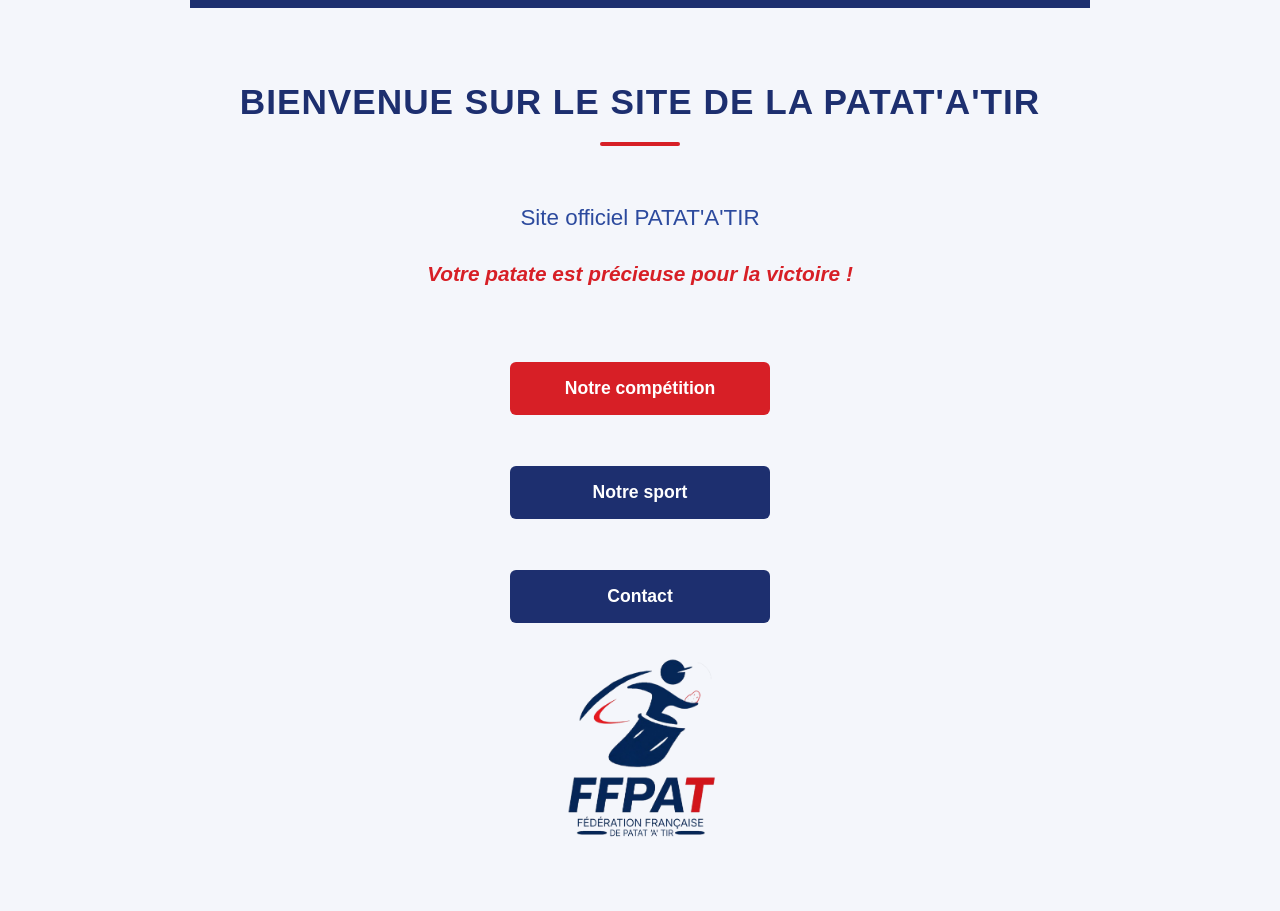
<file: index.html>
<!DOCTYPE html>
<html lang="fr">
<head>
    <meta charset="UTF-8">
    <meta name="viewport" content="width=device-width, initial-scale=1.0">
    <title>PATAT'A'TIR</title>
    <link rel="stylesheet" href="style.css">
</head>

<body>

    <br>
    <h1 style="text-align: center;">Bienvenue sur le site de la PATAT'A'TIR</h1><br>

    <h2 style="text-align: center;">Site officiel PATAT'A'TIR</h2>

    <p class="slogan">Votre patate est précieuse pour la victoire !</p>
    <br><br>

    <a href="COMPETITION.html">
    <button type="button" id="b1">Notre compétition</button></a>
    <br><br>

    <a href="NOTRE_SPORT.html">
        <button type="button" id="b2">Notre sport</button></a>
    <br><br>

    <a href="CONTACT.html">
        <button type="button" id="b3">Contact</button></a>

    <img src="pat_logo.png" alt="Logo de la PATAT'A'TIR" width="200">

</body>
</html>
</file>
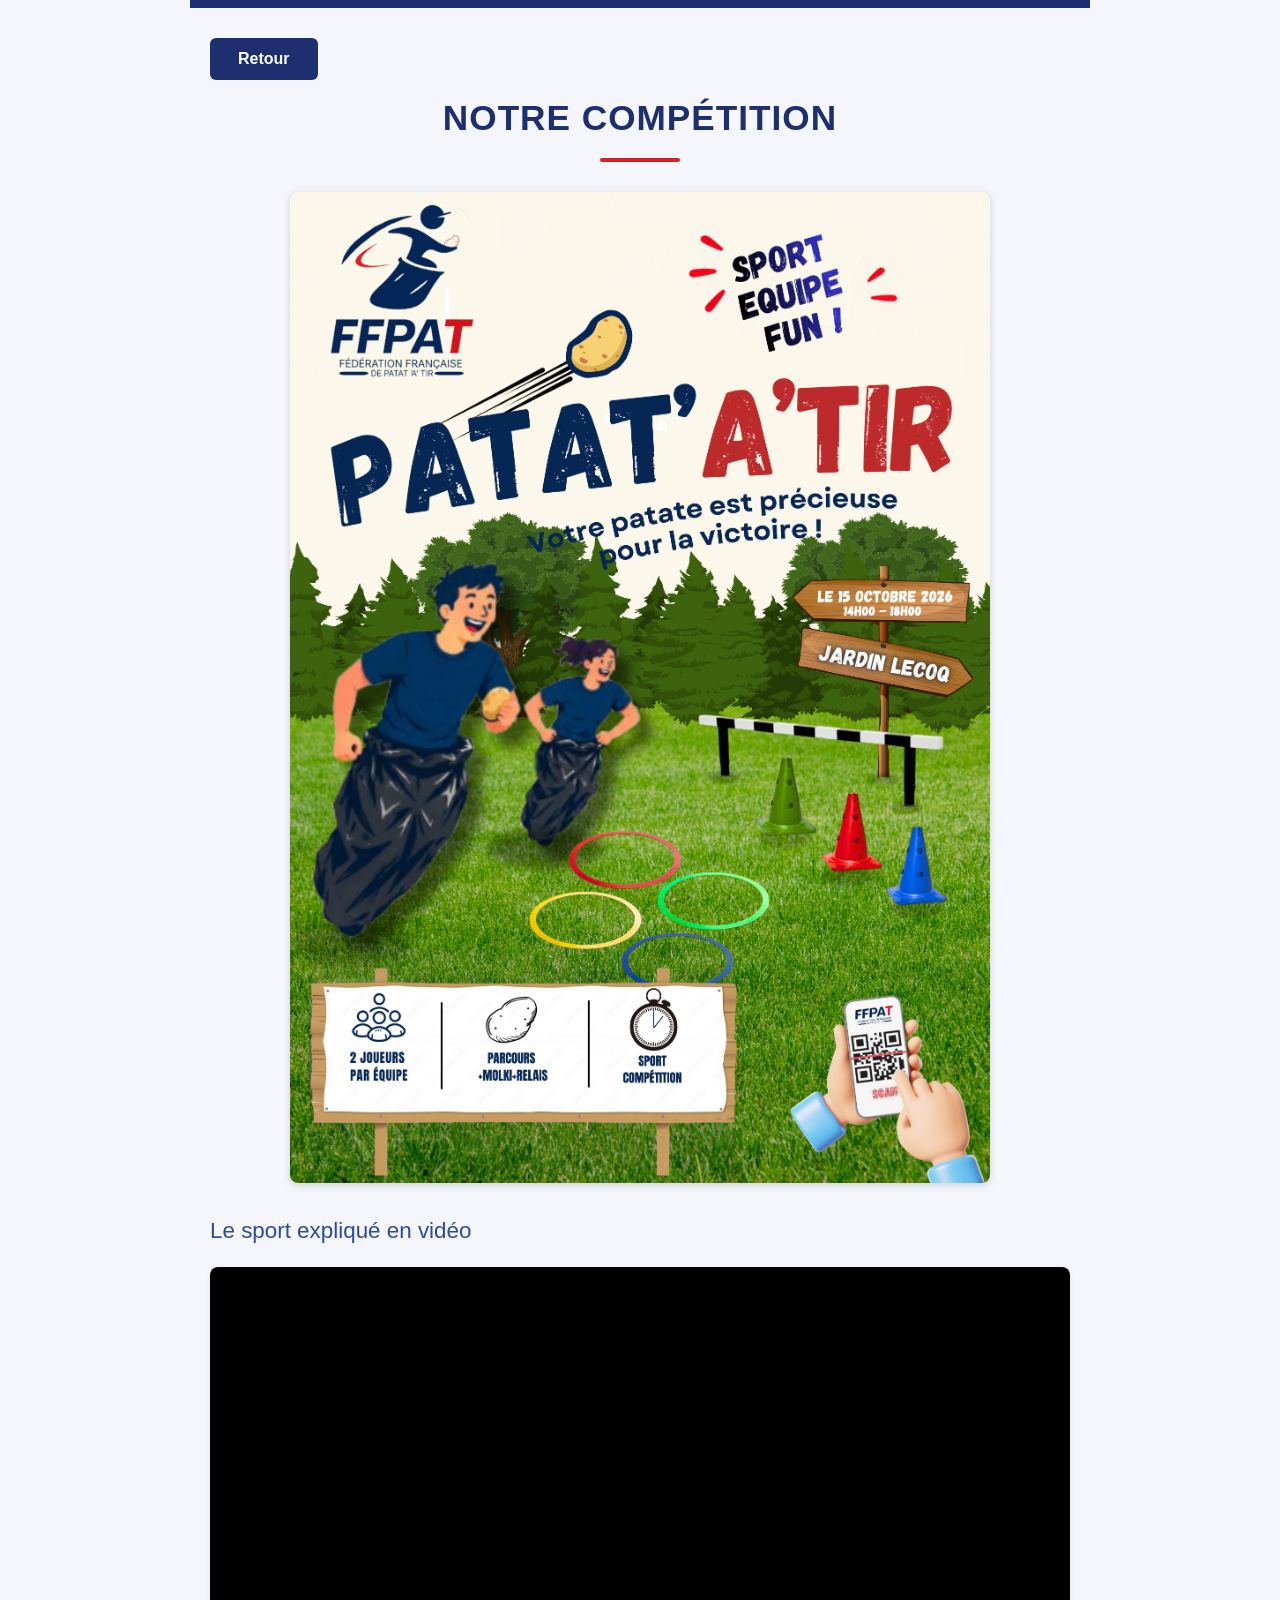
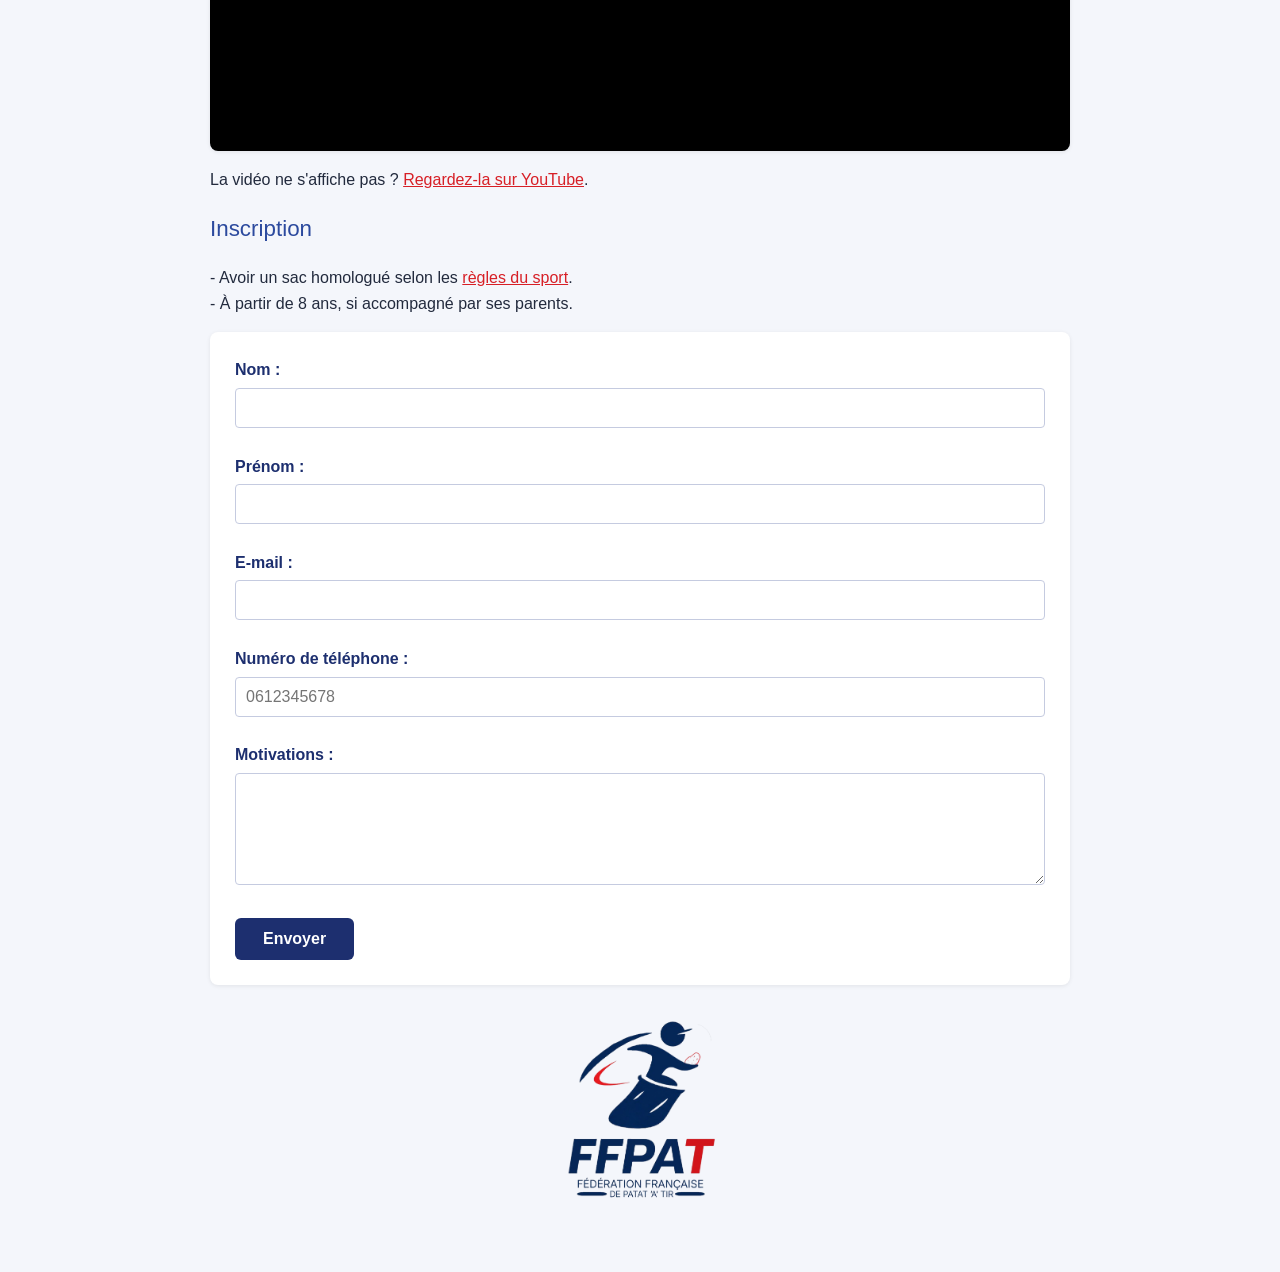
<file: COMPETITION.html>
<!DOCTYPE html>
<html lang="fr">
<head>
    <meta charset="UTF-8">
    <meta name="viewport" content="width=device-width, initial-scale=1.0">
    <title>PATAT'A'TIR/NOTRE COMPÉTITION</title>
    <link rel="stylesheet" href="style.css">
</head>

<body>
    <a href="site.html"><button type="button">Retour</button></a>

    <h1 style="text-align: center;">Notre compétition</h1>

    <img src="comp_aff.png" alt="Affiche de la compétition de PATAT'A'TIR" class="photo">

    <h2>Le sport expliqué en vidéo</h2>
    <div class="video">
        <!-- <iframe> = Lecteur YouTube -->
        <iframe src="https://www.youtube.com/embed/Aq5WXmQQooo" title="Explication de la PATAT'A'TIR" allowfullscreen></iframe>
    </div>
    <p>La vidéo ne s'affiche pas ? <a href="https://www.youtube.com/watch?v=Aq5WXmQQooo" target="_blank">Regardez-la sur YouTube</a>.</p>

    <h2>Inscription</h2>
    <p>- Avoir un sac homologué selon les <a href="NOTRE_SPORT.html">règles du sport</a>.<br>
    - À partir de 8 ans, si accompagné par ses parents.</p>

    <form action="/traitement" method="post">
        <label for="nom">Nom :</label>
        <input type="text" id="nom" name="user_nom" required><br><br>

        <label for="prenom">Prénom :</label>
        <input type="text" id="prenom" name="user_prenom" required><br><br>

        <label for="email">E-mail :</label>
        <input type="email" id="email" name="user_email" required><br><br>

        <label for="telephone">Numéro de téléphone :</label>
        <input type="tel" id="telephone" name="user_telephone" pattern="[0-9]{10}" placeholder="0612345678" required><br><br>

        <label for="motivations">Motivations :</label>
        <textarea id="motivations" name="user_motivations" rows="5" required></textarea><br><br>

        <button type="submit">Envoyer</button>
    </form>

    <img src="pat_logo.png" alt="Logo de la PATAT'A'TIR" width="200">
</body>
</html>
</file>
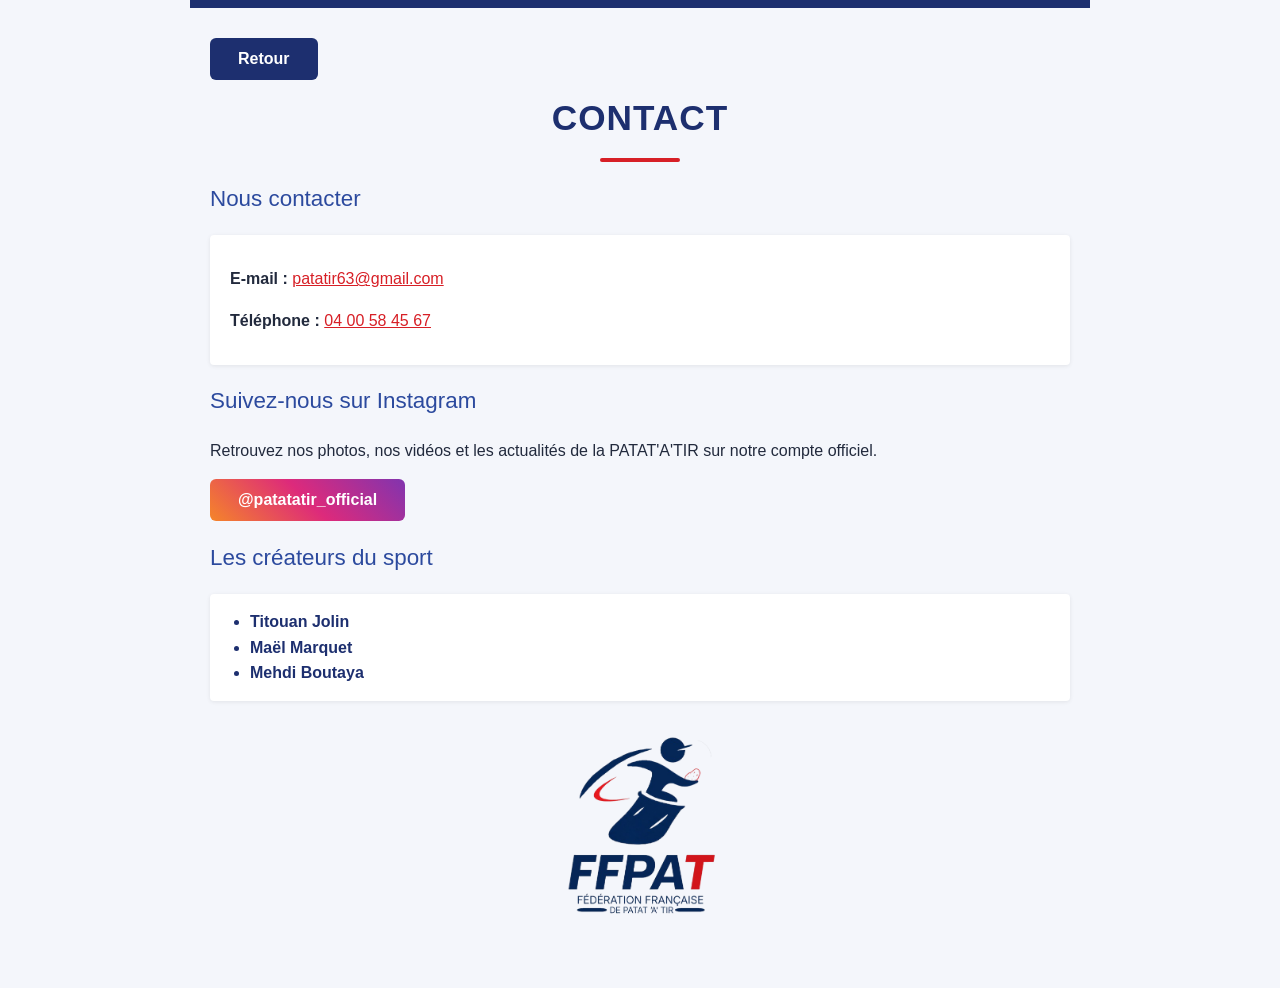
<file: CONTACT.html>
<!DOCTYPE html>
<html lang="fr">
<head>
    <meta charset="UTF-8">
    <meta name="viewport" content="width=device-width, initial-scale=1.0">
    <title>PATAT'A'TIR/CONTACT</title>
    <link rel="stylesheet" href="style.css">
</head>

<body>
    <a href="site.html"><button type="button">Retour</button></a>

    <h1 style="text-align: center;">Contact</h1>

    <h2>Nous contacter</h2>
    <div>
        <p><strong>E-mail :</strong> <a href="mailto:patatir63@gmail.com">patatir63@gmail.com</a></p>
        <p><strong>Téléphone :</strong> <a href="tel:0400584567">04 00 58 45 67</a></p>
    </div>

    <h2>Suivez-nous sur Instagram</h2>
    <p>Retrouvez nos photos, nos vidéos et les actualités de la PATAT'A'TIR sur notre compte officiel.</p>
    <a href="https://www.instagram.com/patatatir_official/" target="_blank">
        <button type="button" id="b-insta">@patatatir_official</button></a>

    <h2>Les créateurs du sport</h2>
    <ul>
        <li>Titouan Jolin</li>
        <li>Maël Marquet</li>
        <li>Mehdi Boutaya</li>
    </ul>

    <img src="pat_logo.png" alt="Logo de la PATAT'A'TIR" width="200">
</body>
</html>
</file>
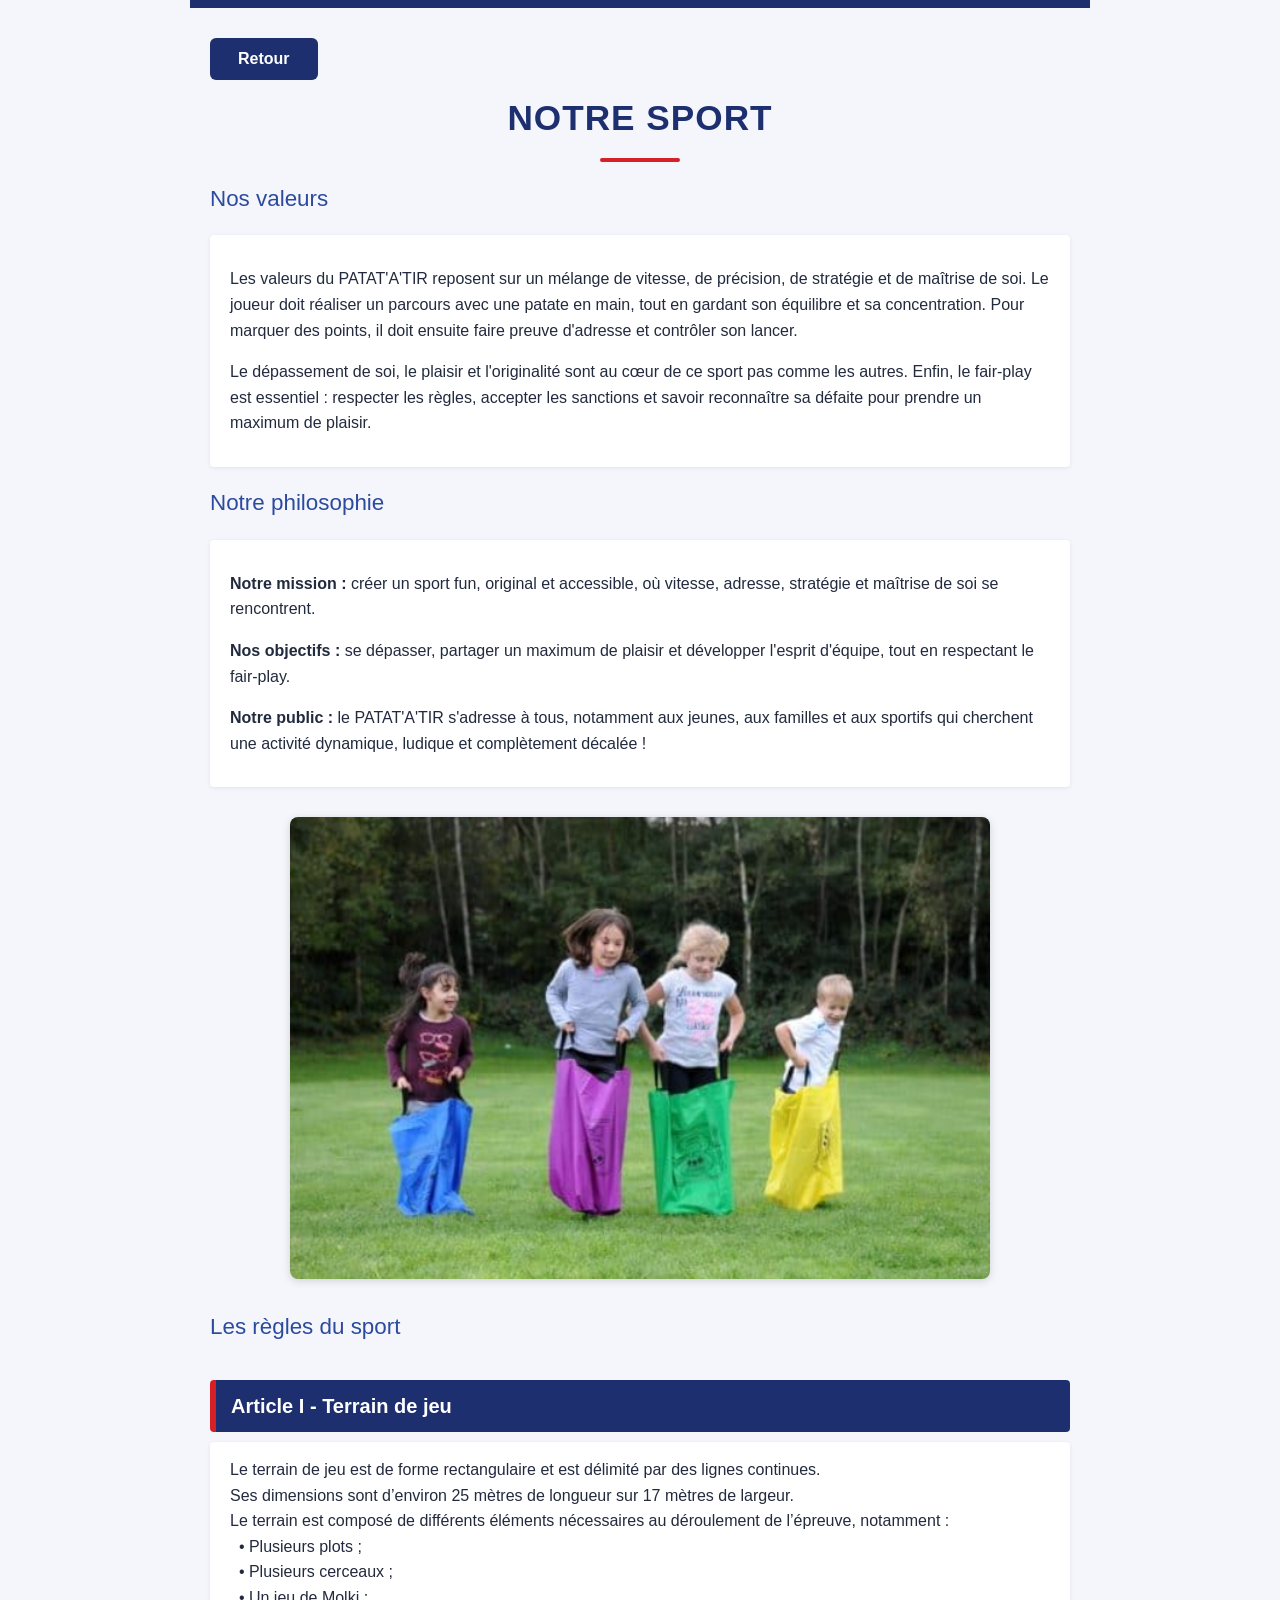
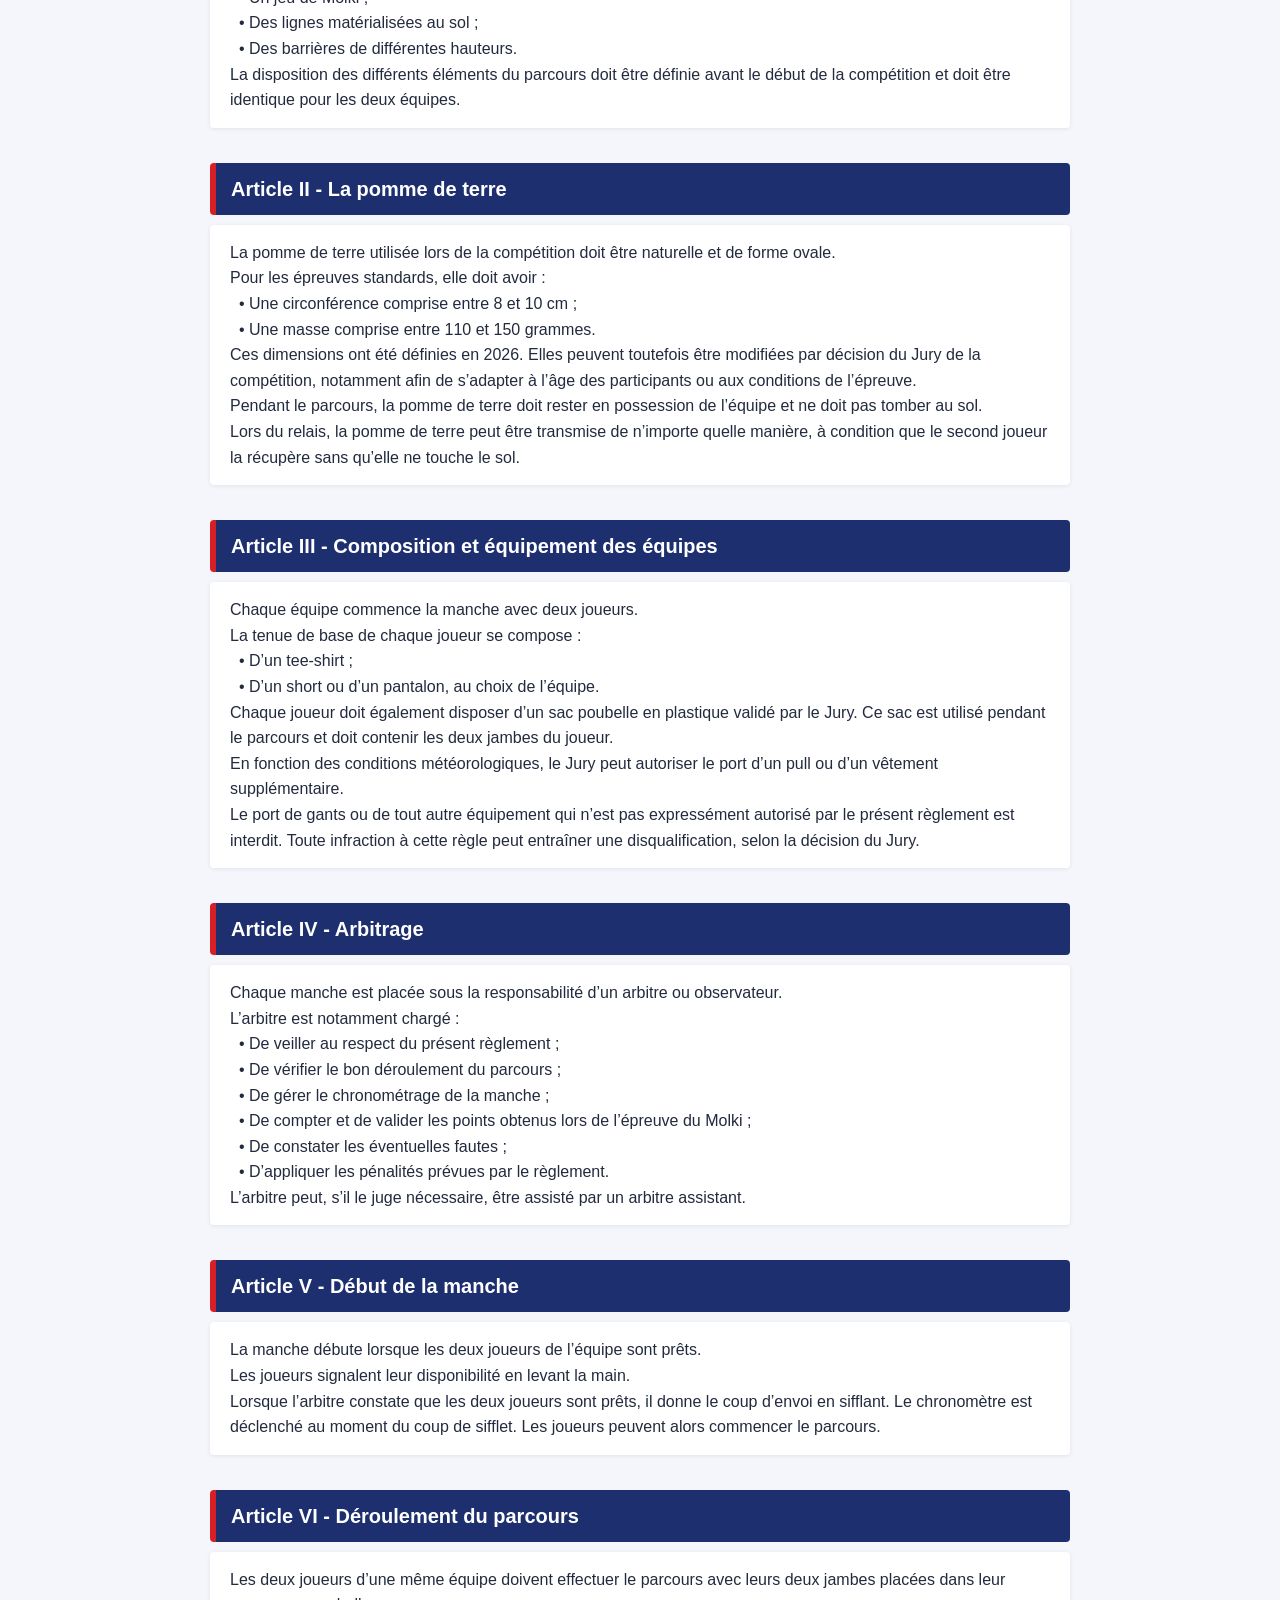
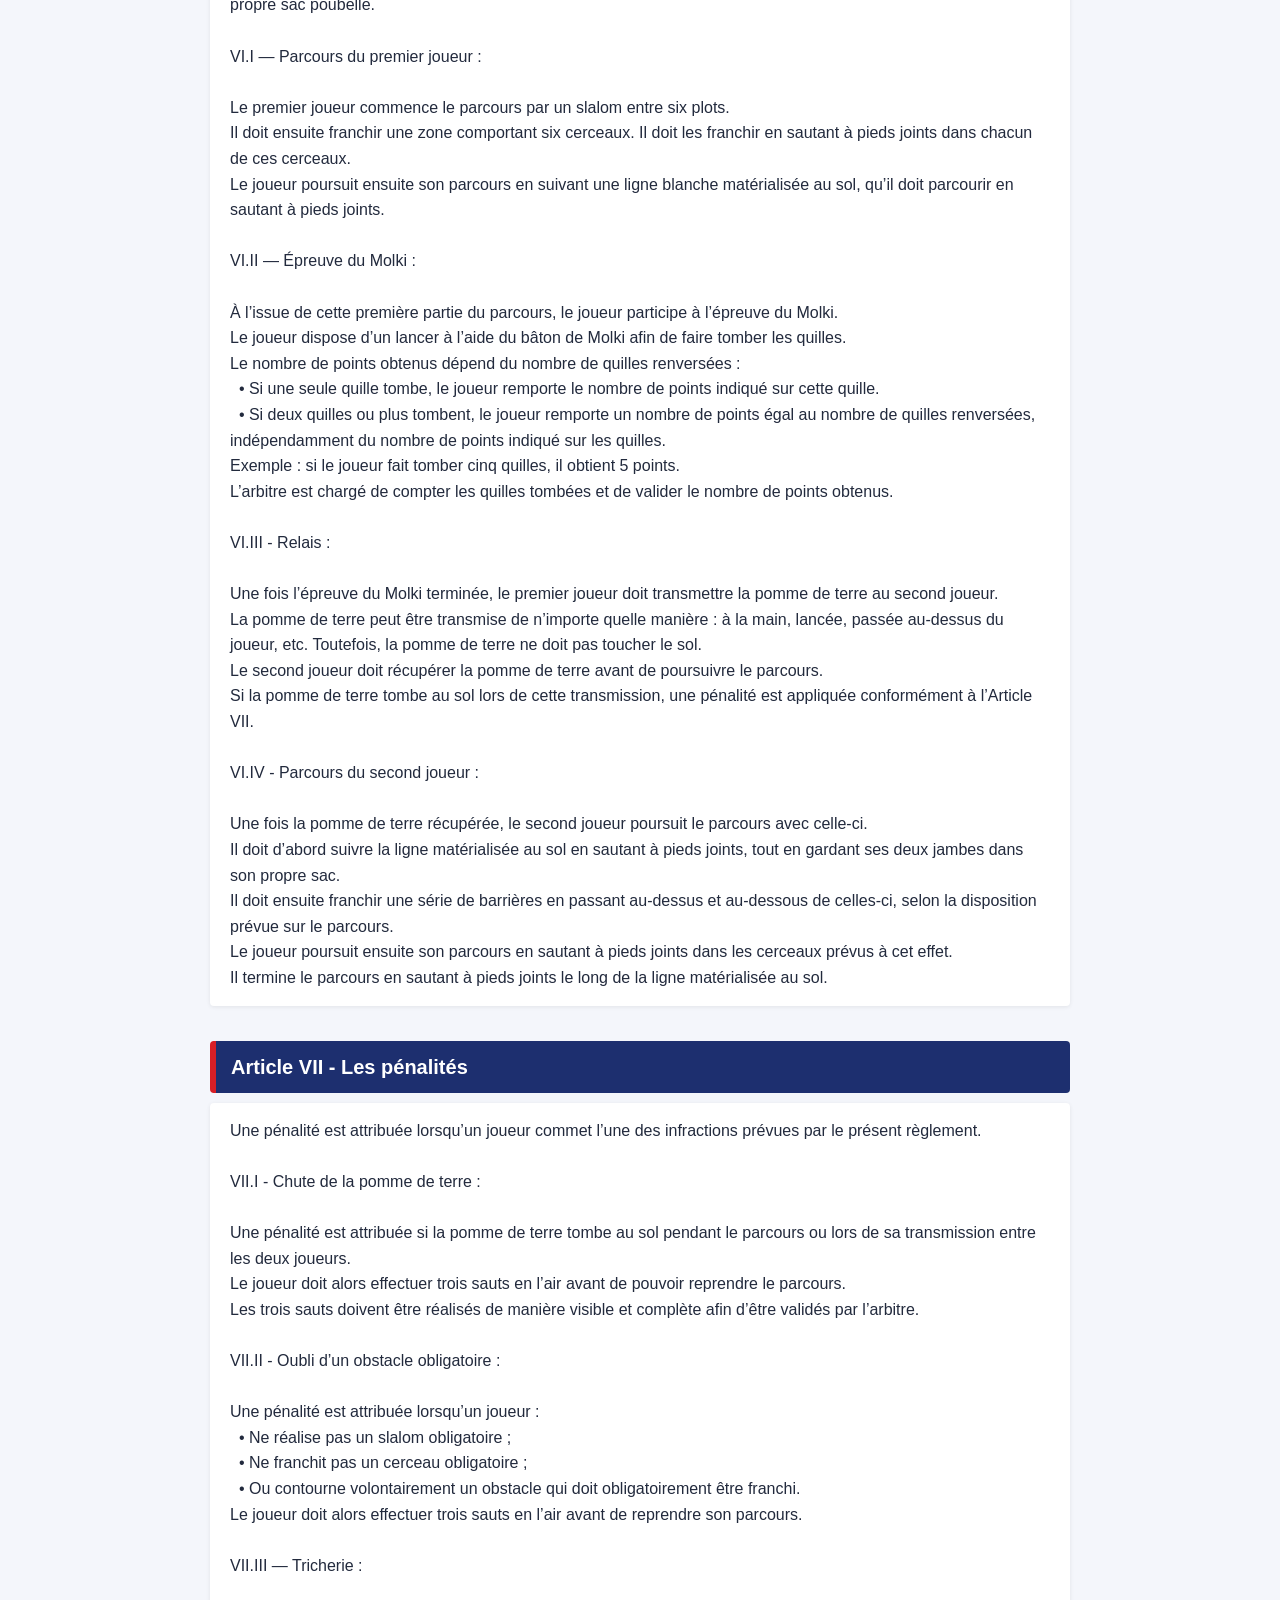
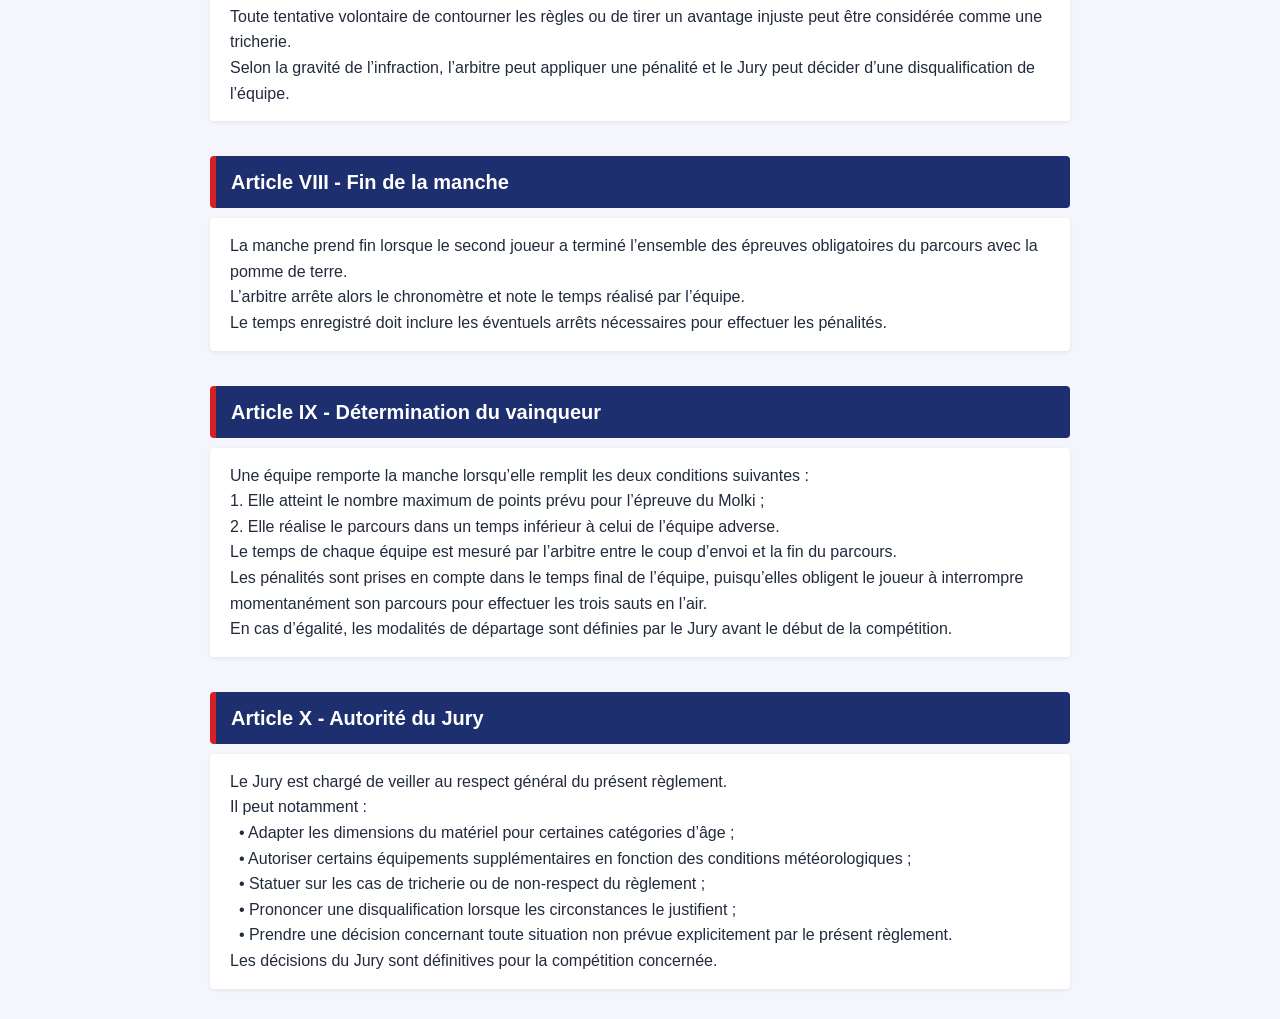
<file: NOTRE_SPORT.html>
<!DOCTYPE html>
<html lang="fr">
<head>
    <meta charset="UTF-8">
    <meta name="viewport" content="width=device-width, initial-scale=1.0">
    <title>PATAT'A'TIR/NOTRE SPORT</title>
    <link rel="stylesheet" href="style.css">
</head>

<body>
    <a href="site.html"><button type="button">Retour</button></a>

    <h1 style="text-align: center;">Notre sport</h1>

    <h2>Nos valeurs</h2>
    <div>
        <p>Les valeurs du PATAT'A'TIR reposent sur un mélange de vitesse, de précision, de stratégie et de maîtrise de soi. Le joueur doit réaliser un parcours avec une patate en main, tout en gardant son équilibre et sa concentration. Pour marquer des points, il doit ensuite faire preuve d'adresse et contrôler son lancer.</p>
        <p>Le dépassement de soi, le plaisir et l'originalité sont au cœur de ce sport pas comme les autres. Enfin, le fair-play est essentiel : respecter les règles, accepter les sanctions et savoir reconnaître sa défaite pour prendre un maximum de plaisir.</p>
    </div>

    <h2>Notre philosophie</h2>
    <div>
        <p><strong>Notre mission :</strong> créer un sport fun, original et accessible, où vitesse, adresse, stratégie et maîtrise de soi se rencontrent.</p>
        <p><strong>Nos objectifs :</strong> se dépasser, partager un maximum de plaisir et développer l'esprit d'équipe, tout en respectant le fair-play.</p>
        <p><strong>Notre public :</strong> le PATAT'A'TIR s'adresse à tous, notamment aux jeunes, aux familles et aux sportifs qui cherchent une activité dynamique, ludique et complètement décalée !</p>
    </div>

    <img src="course.png" alt="Une course de PATAT'A'TIR" class="photo">

    <h2>Les règles du sport</h2>

   <p class="grand-texte"><strong><u>Article I - Terrain de jeu</u></strong></p>
   <div>Le terrain de jeu est de forme rectangulaire et est délimité par des lignes continues.<br>
   Ses dimensions sont d’environ 25 mètres de longueur sur 17 mètres de largeur.<br>
   Le terrain est composé de différents éléments nécessaires au déroulement de l’épreuve, notamment :<br>
   &nbsp;&nbsp;•	Plusieurs plots ;<br>
   &nbsp;&nbsp;•	Plusieurs cerceaux ;<br>
   &nbsp;&nbsp;•	Un jeu de Molki ;<br>
   &nbsp;&nbsp;•	Des lignes matérialisées au sol ;<br>
   &nbsp;&nbsp;•	Des barrières de différentes hauteurs.<br>
   La disposition des différents éléments du parcours doit être définie avant le début de la compétition et doit être identique pour les deux équipes.<br></div>
   <p class="grand-texte"><strong><u>Article II - La pomme de terre</u></strong></p>
   <div>La pomme de terre utilisée lors de la compétition doit être naturelle et de forme ovale.<br>
   Pour les épreuves standards, elle doit avoir :<br>
   &nbsp;&nbsp;•	Une circonférence comprise entre 8 et 10 cm ;<br>
   &nbsp;&nbsp;•	Une masse comprise entre 110 et 150 grammes.<br>
   Ces dimensions ont été définies en 2026. Elles peuvent toutefois être modifiées par décision du Jury de la compétition, notamment afin de s’adapter à l’âge des participants ou aux conditions de l’épreuve.<br>
   Pendant le parcours, la pomme de terre doit rester en possession de l’équipe et ne doit pas tomber au sol.<br>
   Lors du relais, la pomme de terre peut être transmise de n’importe quelle manière, à condition que le second joueur la récupère sans qu’elle ne touche le sol.<br></div>
   <p class="grand-texte"><strong><u>Article III - Composition et équipement des équipes</u></strong></p>
   <div>Chaque équipe commence la manche avec deux joueurs.<br>
   La tenue de base de chaque joueur se compose :<br>
   &nbsp;&nbsp;•	D’un tee-shirt ;<br>
   &nbsp;&nbsp;•	D’un short ou d’un pantalon, au choix de l’équipe.<br>
   Chaque joueur doit également disposer d’un sac poubelle en plastique validé par le Jury. Ce sac est utilisé pendant le parcours et doit contenir les deux jambes du joueur.<br>
   En fonction des conditions météorologiques, le Jury peut autoriser le port d’un pull ou d’un vêtement supplémentaire. <br>
   Le port de gants ou de tout autre équipement qui n’est pas expressément autorisé par le présent règlement est interdit. Toute infraction à cette règle peut entraîner une disqualification, selon la décision du Jury.<br></div>
   <p class="grand-texte"><strong><u>Article IV - Arbitrage</u></strong></p>
   <div>Chaque manche est placée sous la responsabilité d’un arbitre ou observateur.<br>
   L’arbitre est notamment chargé :<br>
   &nbsp;&nbsp;•	De veiller au respect du présent règlement ;<br>
   &nbsp;&nbsp;•	De vérifier le bon déroulement du parcours ;<br>
   &nbsp;&nbsp;•	De gérer le chronométrage de la manche ;<br>
   &nbsp;&nbsp;•	De compter et de valider les points obtenus lors de l’épreuve du Molki ;<br>
   &nbsp;&nbsp;•	De constater les éventuelles fautes ;<br>
   &nbsp;&nbsp;•	D’appliquer les pénalités prévues par le règlement.<br>
   L’arbitre peut, s’il le juge nécessaire, être assisté par un arbitre assistant.<br></div>
   <p class="grand-texte"><strong><u>Article V - Début de la manche</u></strong></p>
   <div>La manche débute lorsque les deux joueurs de l’équipe sont prêts.<br>
   Les joueurs signalent leur disponibilité en levant la main.<br>
   Lorsque l’arbitre constate que les deux joueurs sont prêts, il donne le coup d’envoi en sifflant. Le chronomètre est déclenché au moment du coup de sifflet. Les joueurs peuvent alors commencer le parcours.<br></div>
   <p class="grand-texte"><strong><u>Article VI - Déroulement du parcours</u></strong></p>
   <div>Les deux joueurs d’une même équipe doivent effectuer le parcours avec leurs deux jambes placées dans leur propre sac poubelle.<br>
   <br>VI.I — Parcours du premier joueur :<br><br>
   Le premier joueur commence le parcours par un slalom entre six plots.<br>
   Il doit ensuite franchir une zone comportant six cerceaux. Il doit les franchir en sautant à pieds joints dans chacun de ces cerceaux.<br>
   Le joueur poursuit ensuite son parcours en suivant une ligne blanche matérialisée au sol, qu’il doit parcourir en sautant à pieds joints.<br>
   <br>VI.II — Épreuve du Molki :<br><br>
   À l’issue de cette première partie du parcours, le joueur participe à l’épreuve du Molki.<br>
   Le joueur dispose d’un lancer à l’aide du bâton de Molki afin de faire tomber les quilles.<br>
   Le nombre de points obtenus dépend du nombre de quilles renversées :<br>
   &nbsp;&nbsp;•	Si une seule quille tombe, le joueur remporte le nombre de points indiqué sur cette quille.<br>
   &nbsp;&nbsp;•	Si deux quilles ou plus tombent, le joueur remporte un nombre de points égal au nombre de quilles renversées, indépendamment du nombre de points indiqué sur les quilles.<br>
   Exemple : si le joueur fait tomber cinq quilles, il obtient 5 points.<br>
   L’arbitre est chargé de compter les quilles tombées et de valider le nombre de points obtenus.<br>
   <br>VI.III - Relais :<br><br>
   Une fois l’épreuve du Molki terminée, le premier joueur doit transmettre la pomme de terre au second joueur.<br>
   La pomme de terre peut être transmise de n’importe quelle manière : à la main, lancée, passée au-dessus du joueur, etc. Toutefois, la pomme de terre ne doit pas toucher le sol.<br>
   Le second joueur doit récupérer la pomme de terre avant de poursuivre le parcours.<br>
   Si la pomme de terre tombe au sol lors de cette transmission, une pénalité est appliquée conformément à l’Article VII.<br>
   <br>VI.IV - Parcours du second joueur :<br><br>
   Une fois la pomme de terre récupérée, le second joueur poursuit le parcours avec celle-ci.<br>
   Il doit d’abord suivre la ligne matérialisée au sol en sautant à pieds joints, tout en gardant ses deux jambes dans son propre sac.<br>
   Il doit ensuite franchir une série de barrières en passant au-dessus et au-dessous de celles-ci, selon la disposition prévue sur le parcours.<br>
   Le joueur poursuit ensuite son parcours en sautant à pieds joints dans les cerceaux prévus à cet effet.<br>
   Il termine le parcours en sautant à pieds joints le long de la ligne matérialisée au sol.<br></div>
   <p class="grand-texte"><strong><u>Article VII - Les pénalités</u></strong></p>
   <div>Une pénalité est attribuée lorsqu’un joueur commet l’une des infractions prévues par le présent règlement.<br>
   <br>VII.I - Chute de la pomme de terre :<br><br>
   Une pénalité est attribuée si la pomme de terre tombe au sol pendant le parcours ou lors de sa transmission entre les deux joueurs.<br>
   Le joueur doit alors effectuer trois sauts en l’air avant de pouvoir reprendre le parcours.<br>
   Les trois sauts doivent être réalisés de manière visible et complète afin d’être validés par l’arbitre.<br>
   <br>VII.II - Oubli d’un obstacle obligatoire :<br><br>
   Une pénalité est attribuée lorsqu’un joueur :<br>
    &nbsp;&nbsp;•	Ne réalise pas un slalom obligatoire ;<br>
    &nbsp;&nbsp;•	Ne franchit pas un cerceau obligatoire ;<br>
    &nbsp;&nbsp;•	Ou contourne volontairement un obstacle qui doit obligatoirement être franchi.<br>
   Le joueur doit alors effectuer trois sauts en l’air avant de reprendre son parcours.<br>
   <br>VII.III — Tricherie :<br><br>
   Toute tentative volontaire de contourner les règles ou de tirer un avantage injuste peut être considérée comme une tricherie.<br>
   Selon la gravité de l’infraction, l’arbitre peut appliquer une pénalité et le Jury peut décider d’une disqualification de l’équipe.<br></div>
   <p class="grand-texte"><strong><u>Article VIII - Fin de la manche</u></strong></p>
   <div>La manche prend fin lorsque le second joueur a terminé l’ensemble des épreuves obligatoires du parcours avec la pomme de terre.<br>
   L’arbitre arrête alors le chronomètre et note le temps réalisé par l’équipe.<br>
   Le temps enregistré doit inclure les éventuels arrêts nécessaires pour effectuer les pénalités.<br></div>
   <p class="grand-texte"><strong><u>Article IX - Détermination du vainqueur</u></strong></p>
   <div>Une équipe remporte la manche lorsqu’elle remplit les deux conditions suivantes :<br>
   1.	Elle atteint le nombre maximum de points prévu pour l’épreuve du Molki ;<br>
   2.	Elle réalise le parcours dans un temps inférieur à celui de l’équipe adverse.<br>
   Le temps de chaque équipe est mesuré par l’arbitre entre le coup d’envoi et la fin du parcours.<br>
   Les pénalités sont prises en compte dans le temps final de l’équipe, puisqu’elles obligent le joueur à interrompre momentanément son parcours pour effectuer les trois sauts en l’air.<br>
   En cas d’égalité, les modalités de départage sont définies par le Jury avant le début de la compétition.<br></div>
   <p class="grand-texte"><strong><u>Article X - Autorité du Jury</u></strong></p>
   <div>Le Jury est chargé de veiller au respect général du présent règlement.<br>
   Il peut notamment :<br>
  &nbsp;&nbsp;•	Adapter les dimensions du matériel pour certaines catégories d’âge ;<br>
  &nbsp;&nbsp;•	Autoriser certains équipements supplémentaires en fonction des conditions météorologiques ;<br>
  &nbsp;&nbsp;•	Statuer sur les cas de tricherie ou de non-respect du règlement ;<br>
  &nbsp;&nbsp;•	Prononcer une disqualification lorsque les circonstances le justifient ;<br>
  &nbsp;&nbsp;•	Prendre une décision concernant toute situation non prévue explicitement par le présent règlement.<br>
   Les décisions du Jury sont définitives pour la compétition concernée.<br></div>

</body>
</html>
</file>
<file: style.css>
/* ----- Couleurs principales ----- */

:root {
    --bleu: #1d2f6f;          
    --bleu-clair: #2c4a9e;    
    --rouge: #d71f26;         
    --fond: #f4f6fb;          
    --blanc: #ffffff;         
    --texte: #222a3d;         
}

/* ----- Base ----- */
* {
    box-sizing: border-box;
}


body {
    margin: 0 auto;                         
    max-width: 900px;                       
    padding: 30px 20px;                     
    font-family: "Segoe UI", Arial, sans-serif;  
    font-size: 16px;                        
    line-height: 1.6;                       
    color: var(--texte);                    
    background-color: var(--fond);          
    border-top: 8px solid var(--bleu);      
}

/* ----- Titres ----- */
h1 {
    color: var(--bleu);              
    font-size: 2.2em;                
    text-transform: uppercase;       
    letter-spacing: 1px;             
    margin: 10px 0;                  
}

h1::after {
    content: "";                     
    display: block;                  
    width: 80px;                     
    height: 4px;                     
    margin: 12px auto 0;             
    background-color: var(--rouge);  
    border-radius: 2px;              
}


h2 {
    color: var(--bleu-clair);        
    font-size: 1.4em;                
    font-weight: normal;    
}

/* ----- Slogan ----- */

.slogan {
    text-align: center;              
    font-size: 1.3em;                
    font-style: italic;              
    font-weight: bold;               
    color: var(--rouge);             
}

/* ----- Liens ----- */
a {
    color: var(--rouge);             
}

a:hover {
    color: var(--bleu);              
}

a:has(> button) {
    text-decoration: none;           
}

/* ----- Boutons ----- */
button {
    display: inline-block;           
    padding: 12px 28px;              
    font-family: inherit;            
    font-size: 1em;                  
    font-weight: bold;               
    color: var(--blanc);            
    background-color: var(--bleu);   
    border: none;                    
    border-radius: 6px;              
    cursor: pointer;                 
    transition: background-color 0.2s, transform 0.2s;  
}


button:hover {
    background-color: var(--rouge);  
    transform: translateY(-2px);     
}


#b1,
#b2,
#b3 {
    display: block;                  
    width: 260px;                    
    margin: 0 auto;                 
    padding: 16px;               
    font-size: 1.1em;       
}

#b1 {
    background-color: var(--rouge);  
}

#b1:hover {
    background-color: var(--bleu);  
}

/* ----- Logo et images ----- */
img {
    display: block;                  
    margin: 30px auto;               
    max-width: 100%;                 
    height: auto;                  
}


.photo {
    width: 100%;                     
    max-width: 700px;                
    border-radius: 8px;              
    box-shadow: 0 2px 8px rgba(0, 0, 0, 0.15);  
}

/* ----- Page Notre sport ----- */

.grand-texte {
    margin: 35px 0 10px;             
    padding: 10px 15px;              
    font-size: 1.25em;               
    color: var(--blanc);             
    background-color: var(--bleu);   
    border-left: 6px solid var(--rouge); 
    border-radius: 4px;              
}


.grand-texte u {
    text-decoration: none;           
}


body > div {
    padding: 15px 20px;              
    background-color: var(--blanc);  
    border-radius: 4px;              
    box-shadow: 0 1px 4px rgba(0, 0, 0, 0.08);  
}

/* ----- Formulaire d'inscription ----- */
form {
    padding: 25px;                   
    background-color: var(--blanc);  
    border-radius: 8px;              
    box-shadow: 0 1px 4px rgba(0, 0, 0, 0.08);  
}


label {
    display: block;                  
    margin-bottom: 5px;              
    font-weight: bold;               
    color: var(--bleu);              
}


input,
textarea {
    width: 100%;                     
    padding: 10px;                   
    font-family: inherit;            
    font-size: 1em;                  
    border: 1px solid #c5cbe0;      
    border-radius: 4px;              
}


input:focus,
textarea:focus {
    outline: none;                   
    border-color: var(--bleu-clair); 
    box-shadow: 0 0 0 3px rgba(44, 74, 158, 0.2);  
}

/* ----- Vidéo ----- */

.video {
    position: relative;              
    width: 100%;                     
    padding: 0;                      
    aspect-ratio: 16 / 9;            
    background-color: #000000;       
    border-radius: 8px;              
    overflow: hidden;                
}

.video iframe {
    position: absolute;              
    top: 0;                          
    left: 0;                         
    width: 100%;                     
    height: 100%;                    
    border: none;                    
}

/* ----- Page Contact ----- */

#b-insta {
    background: linear-gradient(45deg, #f58529, #dd2a7b, #8134af); 
}

#b-insta:hover {
    background: var(--bleu);         
}

/* ----- Liste des créateurs ----- */
ul {
    padding: 15px 40px;              
    background-color: var(--blanc);  
    border-radius: 4px;              
    box-shadow: 0 1px 4px rgba(0, 0, 0, 0.08);  
}


li {
    font-weight: bold;               
    color: var(--bleu);              
}
</file>
